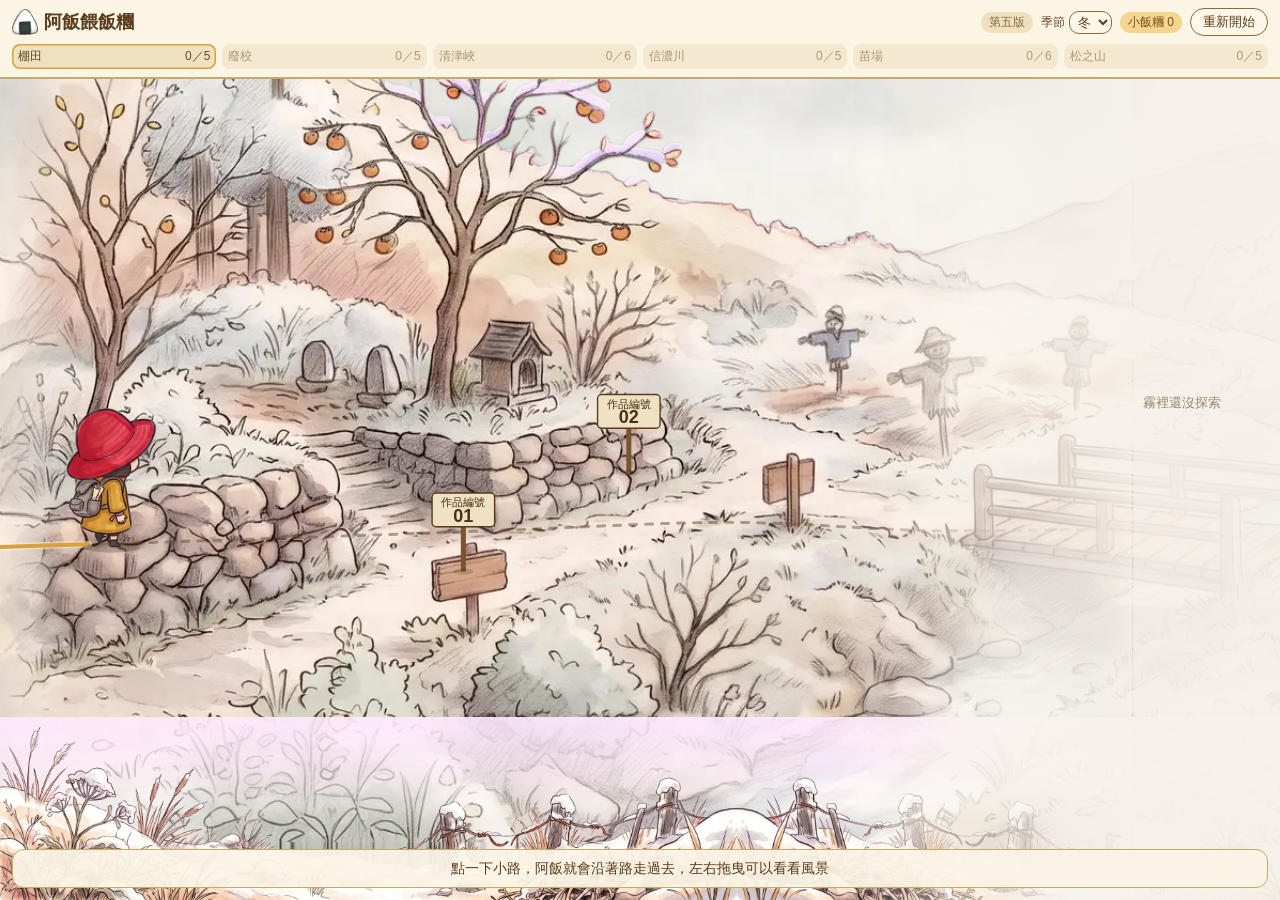
<file: index.html>
<!DOCTYPE html>
<html lang="zh-Hant-TW">
<head>
<meta charset="UTF-8">
<meta name="viewport" content="width=device-width, initial-scale=1.0, viewport-fit=cover">
<meta name="robots" content="noindex, nofollow">
<title>阿飯餵飯糰，散步地圖</title>
<link rel="icon" href="sprites/onigiri.png" type="image/png">
<link rel="stylesheet" href="style.css">
</head>
<body>
<div id="app" class="app">
  <header class="hud">
    <div class="hud-row">
      <h1 class="title"><img src="sprites/onigiri.png" alt="">阿飯餵飯糰</h1>
      <span class="ver">第五版</span>
      <label class="season-pick">季節 <select id="season" aria-label="季節"><option value="spring">春</option><option value="summer">夏</option><option value="autumn">秋</option><option value="winter">冬</option></select></label>
      <span id="bonus" class="bonus" title="點小物每天各拿一次">小飯糰 0</span>
      <button id="reset" class="btn" type="button">重新開始</button>
    </div>
    <div id="stages" class="stages" aria-label="關卡進度"></div>
  </header>
  <main id="stage" class="stage">
    <canvas id="scene" aria-label="散步地圖，點路面讓阿飯走過去，拖曳可捲動"></canvas>
    <p id="toast" class="toast" aria-live="polite">點一下小路，阿飯就會沿著路走過去，左右拖曳可以看看風景</p>
  </main>

  <div id="harvest" class="overlay" role="dialog" aria-modal="true" aria-label="接稻穗小遊戲" hidden>
    <div class="h-hud">
      <span id="h-label">作品編號 01</span>
      <span id="h-timer">剩餘 10 秒</span>
      <span id="h-score">已收 0 束</span>
      <button id="h-skip" class="btn" type="button">跳過</button>
    </div>
    <p id="h-hint" class="h-hint">左右拖曳阿飯接住稻穗，金色稻穗加三束還能做成黃金飯糰</p>
    <div id="h-field" class="h-field">
      <div id="h-items"></div>
      <div id="h-birds"></div>
      <div id="h-afan" class="h-afan"><img id="h-afan-img" src="v5/afan/afan_walk/walk_01.webp" alt="阿飯" draggable="false"></div>
    </div>
    <div id="h-result" class="h-result" hidden></div>
  </div>

  <div id="mini" class="overlay" role="dialog" aria-modal="true" aria-label="立牌小互動" hidden>
    <div class="h-hud">
      <span id="m-label">作品編號 01</span>
      <span id="m-title">翻翻立牌</span>
      <button id="m-skip" class="btn" type="button">跳過</button>
    </div>
    <p id="m-hint" class="h-hint"></p>
    <div id="m-play" class="m-play"></div>
    <div id="m-result" class="h-result" hidden></div>
  </div>

  <div id="big" class="overlay" role="dialog" aria-modal="true" aria-label="關主大互動" hidden>
    <div class="h-hud">
      <span id="b-label">作品編號 01</span>
      <span id="b-title"></span>
      <button id="b-skip" class="btn" type="button">跳過</button>
    </div>
    <p id="b-hint" class="h-hint"></p>
    <div id="b-play" class="b-play"></div>
    <div id="b-result" class="h-result" hidden></div>
  </div>

  <div id="card" class="overlay card-wrap" role="dialog" aria-modal="true" aria-label="散步卡" hidden>
    <div class="card">
      <img src="sprites/rice_golden.png" alt="" class="card-rice">
      <h2>散步卡</h2>
      <p class="card-sub">阿飯走完了棚田，廢校與山村，清津峽，信濃川，苗場，松之山六段小路</p>
      <ul id="card-list" class="card-list"></ul>
      <p id="card-date" class="card-date"></p>
      <button id="card-close" class="btn btn-gold" type="button">收下散步卡</button>
    </div>
  </div>
</div>
<script src="app.js"></script>
</body>
</html>
</file>
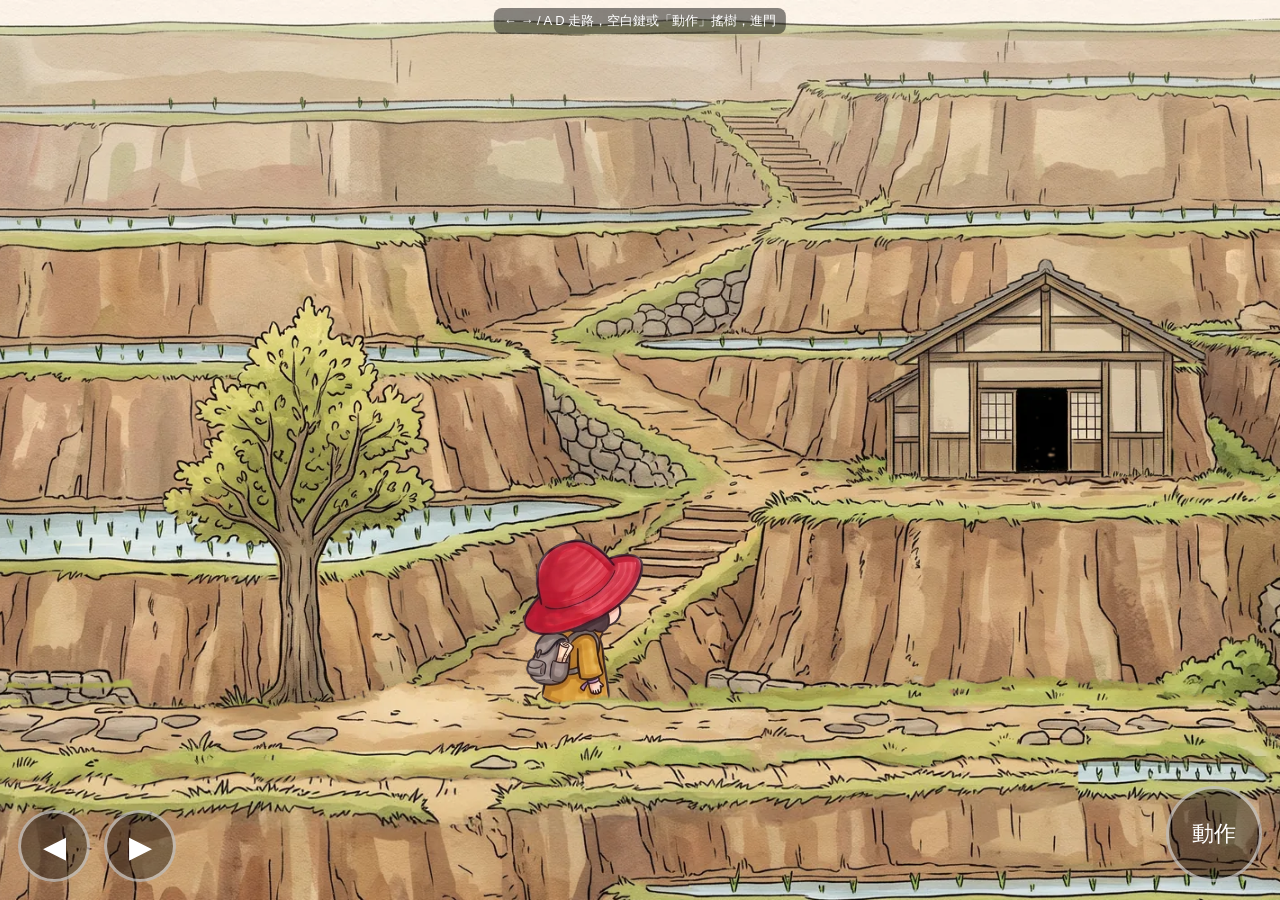
<file: demo-terrace/index.html>
<!doctype html><html lang="zh-Hant"><head><meta charset="utf-8">
<meta name="viewport" content="width=device-width,initial-scale=1,maximum-scale=1,user-scalable=no">
<title>阿飯餵飯糰｜棚田測試</title>
<style>html,body{margin:0;height:100%;background:#2b2a22;overflow:hidden;touch-action:none;font-family:"Noto Sans TC",sans-serif}
#game{position:fixed;inset:0}
.btn{position:fixed;bottom:18px;width:72px;height:72px;border-radius:50%;border:3px solid #fff8;background:#0006;color:#fff;font-size:30px;user-select:none;-webkit-user-select:none;z-index:5}
#L{left:18px}#R{left:104px}#A{right:18px;width:96px;height:96px;font-size:22px}
#hint{position:fixed;top:8px;left:50%;transform:translateX(-50%);color:#fff;background:#0007;padding:4px 10px;border-radius:8px;font-size:13px;z-index:5}</style>
</head><body><div id="game"></div>
<div id="hint">← → / A D 走路，空白鍵或「動作」搖樹，進門</div>
<button class="btn" id="L">◀</button><button class="btn" id="R">▶</button><button class="btn" id="A">動作</button>
<script src="../proto-phaser/phaser.min.js"></script><script src="demo.js"></script></body></html>
</file>
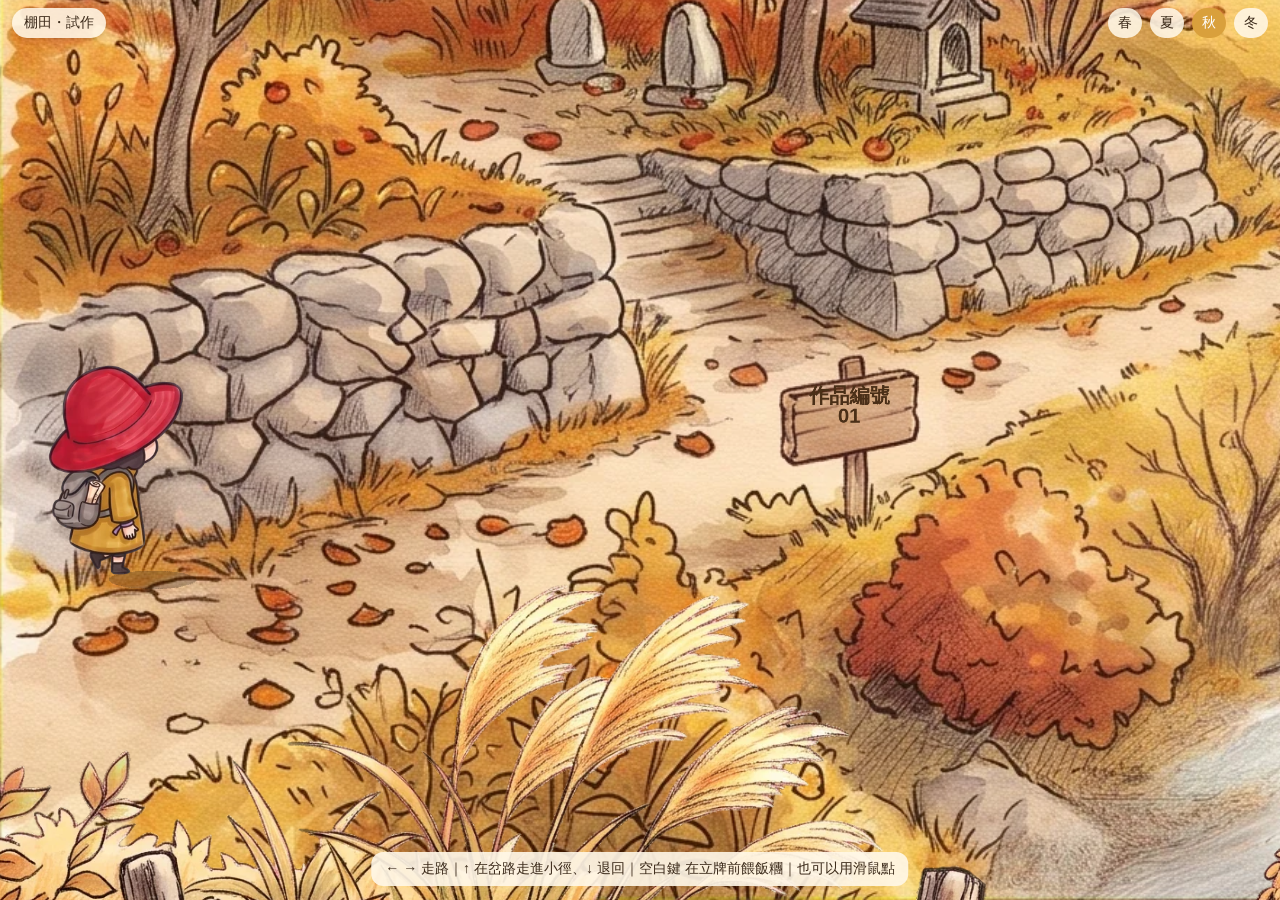
<file: proto-phaser/index.html>
<!doctype html>
<html lang="zh-Hant"><head><meta charset="utf-8">
<meta name="viewport" content="width=device-width,initial-scale=1,viewport-fit=cover,user-scalable=no">
<title>阿飯餵飯糰・棚田（Phaser 試作）</title>
<style>
html,body{margin:0;height:100%;background:#1d1b19;overflow:hidden;touch-action:none;-webkit-user-select:none;user-select:none;font-family:"Noto Sans TC","PingFang TC",sans-serif}
#game{position:fixed;inset:0}
#game canvas{width:100%!important;height:100%!important;display:block}
#hud{position:fixed;left:0;right:0;top:0;display:flex;gap:8px;align-items:center;padding:calc(env(safe-area-inset-top) + 8px) 12px 8px;color:#3b2a1a;pointer-events:none;z-index:5}
#hud .t{background:rgba(255,248,232,.88);border-radius:999px;padding:6px 12px;font-size:14px;box-shadow:0 1px 4px rgba(0,0,0,.15)}
#hud button{pointer-events:auto;border:0;border-radius:999px;padding:6px 10px;background:rgba(255,248,232,.88);font-size:14px;color:#3b2a1a}
#hud button.on{background:#D9A03C;color:#fff}
#tip{position:fixed;left:50%;bottom:calc(env(safe-area-inset-bottom) + 14px);transform:translateX(-50%);background:rgba(255,248,232,.9);color:#3b2a1a;border-radius:12px;padding:8px 14px;font-size:14px;z-index:5;pointer-events:none;text-align:center;max-width:90vw}
#toast{position:fixed;left:50%;top:22%;transform:translateX(-50%);background:rgba(59,42,26,.9);color:#fff;border-radius:12px;padding:10px 16px;font-size:15px;z-index:6;opacity:0;transition:opacity .25s;pointer-events:none}
#toast.show{opacity:1}
</style></head><body>
<div id="game"></div>
<div id="hud"><span class="t">棚田・試作</span><span style="flex:1"></span>
<button data-s="spring">春</button><button data-s="summer">夏</button><button data-s="autumn" class="on">秋</button><button data-s="winter">冬</button></div>
<div id="tip"></div><div id="toast"></div>
<script src="phaser.min.js"></script>
<script src="game.js"></script>
</body></html>
</file>
<file: style.css>
*{box-sizing:border-box;margin:0;padding:0}
html,body{height:100%;background:#2b2118;overflow:hidden;font-family:"PingFang TC","Noto Sans TC","Microsoft JhengHei",sans-serif;-webkit-tap-highlight-color:transparent}
.app{position:relative;height:100%;max-width:1400px;margin:0 auto;display:flex;flex-direction:column;background:#f3ead8}
.hud{flex:none;padding:8px 12px 8px;background:#fbf5e6;border-bottom:2px solid #c9a96a;z-index:5}
.hud-row{display:flex;align-items:center;gap:8px}
.title{font-size:18px;color:#5a3b1c;display:flex;align-items:center;gap:6px;flex:1}
.title img{width:26px;height:26px}
.ver{font-size:12px;color:#8a6a3c;background:#efe1bf;border-radius:10px;padding:2px 8px}
.bonus{font-size:12px;color:#7a4e12;background:#f6d58e;border-radius:10px;padding:2px 8px}
.btn{font:inherit;font-size:13px;border:1.5px solid #8a6a3c;background:#fff8e8;color:#5a3b1c;border-radius:14px;padding:4px 12px;cursor:pointer}
.btn-gold{background:#D9A03C;color:#fff;border-color:#a8741f;font-size:16px;padding:8px 22px}
.stages{display:flex;gap:6px;margin-top:8px}
.st{flex:1;background:#efe1bf;border-radius:8px;padding:4px 6px;font-size:12px;color:#6b4a24;position:relative;overflow:hidden;transition:background .4s}
.st .bar{position:absolute;left:0;bottom:0;height:4px;background:#D9A03C;transition:width .6s}
.st .row{display:flex;justify-content:space-between;align-items:center;position:relative}
.st.locked{opacity:.55}
.st.current{box-shadow:inset 0 0 0 1.5px #D9A03C}
.st.done{background:#f6d58e}
.stage{position:relative;flex:1;min-height:0;overflow:hidden;touch-action:none}
#scene{display:block;width:100%;height:100%;cursor:grab}
#scene.dragging{cursor:grabbing}
.toast{position:absolute;left:12px;right:12px;bottom:12px;background:rgba(251,245,230,.94);color:#5a3b1c;font-size:14px;line-height:1.5;padding:8px 12px;border-radius:12px;border:1.5px solid #c9a96a;pointer-events:none;text-align:center;transition:opacity .3s}
.overlay{position:absolute;inset:0;z-index:20;background:rgba(40,28,14,.55);display:flex;flex-direction:column}
.overlay[hidden]{display:none}
#harvest{background:linear-gradient(#fdf3d6,#f2d58e);touch-action:none;overscroll-behavior:none}
.h-hud{display:flex;gap:10px;align-items:center;padding:12px;font-size:14px;color:#5a3b1c;flex-wrap:wrap}
.h-hud span{background:#fff8e8;border-radius:10px;padding:3px 8px}
.h-hud .btn{margin-left:auto}
.h-hint{font-size:13px;color:#6b4a24;padding:0 14px 6px}
.h-field{position:relative;flex:1;overflow:hidden;margin:0 24px}
#h-items{position:absolute;inset:0;pointer-events:none}
#h-items img{position:absolute;width:42px;height:auto;will-change:transform}
.h-afan{position:absolute;bottom:8px;left:50%;width:84px;margin-left:-42px;touch-action:none;cursor:grab}
.h-afan img{width:100%;display:block;pointer-events:none}
.h-result{position:absolute;left:20px;right:20px;top:40%;background:#fff8e8;border:2px solid #D9A03C;border-radius:14px;padding:16px;text-align:center;font-size:18px;color:#5a3b1c}
.card-wrap{align-items:center;justify-content:center}
.card{width:min(320px,86%);background:#fffaf0;border:3px solid #D9A03C;border-radius:18px;padding:20px;text-align:center;color:#5a3b1c;box-shadow:0 10px 30px rgba(0,0,0,.3);animation:pop .5s ease-out}
.card-rice{width:70px}
.card h2{font-size:24px;margin:6px 0}
.card-sub{font-size:13px;margin-bottom:10px}
.card-list{list-style:none;font-size:14px;line-height:1.8;margin-bottom:8px}
.card-date{font-size:12px;color:#8a6a3c;margin-bottom:12px}
@keyframes pop{from{transform:scale(.6);opacity:0}to{transform:scale(1);opacity:1}}
@media (prefers-reduced-motion:reduce){.card{animation:none}}

#h-birds{position:absolute;inset:0;pointer-events:none}
#h-birds img{position:absolute;left:0;top:0;width:54px;height:auto;will-change:transform}
.h-afan.hit img{filter:drop-shadow(0 0 6px #c0392b)}
#mini{background:linear-gradient(#fdf3d6,#efd9a4)}
.m-play{position:relative;flex:1;margin:0 16px 20px;display:flex;align-items:center;justify-content:center;flex-direction:column;gap:14px;touch-action:none}
.sign{display:inline-block;background:#e9cf98;border:2px solid #6b4a24;border-radius:6px;padding:4px 10px;font-size:14px;color:#4a2f14;font-weight:bold}
.flip{width:230px;height:290px;border:0;background:none;perspective:900px;cursor:pointer;font:inherit}
.flip .face{position:absolute;inset:0;border-radius:14px;border:3px solid #6b4a24;display:flex;flex-direction:column;align-items:center;justify-content:center;gap:8px;backface-visibility:hidden;transition:transform .7s;color:#4a2f14}
.flip .front{background:repeating-linear-gradient(90deg,#d8b47a 0 22px,#cfa96c 22px 24px)}
.flip .front b{font-size:18px}.flip .front em{font-style:normal;font-size:56px;font-weight:bold}
.flip .back{background:#fffaf0;transform:rotateY(180deg)}
.flip .back .ph{width:180px;height:180px;border:2px dashed #b08a4f;border-radius:8px;display:flex;align-items:center;justify-content:center;font-size:15px;color:#8a6a3c;text-align:center;padding:10px;background:#f6ecd5}
.flip.on .front{transform:rotateY(-180deg)}.flip.on .back{transform:rotateY(0)}
.m-hat{justify-content:flex-end}
.scare{display:flex;flex-direction:column;align-items:center;gap:6px}
.scare img{height:300px;pointer-events:none}
.hat{position:absolute;left:24px;top:20px;width:120px;cursor:grab;touch-action:none;filter:drop-shadow(0 4px 4px rgba(0,0,0,.25))}
.hat.on{transition:all .25s;cursor:default;filter:none}
.bushes{display:flex;gap:10px;align-items:flex-end}
.bush{position:relative;width:96px;height:130px;border:0;background:rgba(255,250,236,.4);border-radius:50% 50% 12px 12px;cursor:pointer;display:flex;align-items:flex-end;justify-content:center}
.bush img{width:40px;margin:0 -10px;transform-origin:bottom center;animation:rustle 1.1s ease-in-out infinite}
.bush img:nth-child(2){animation-delay:.2s;width:46px}.bush img:nth-child(3){animation-delay:.4s}
.bush.miss{opacity:.45}.bush.miss img,.bush.found img{animation:none}
.bush .bird{position:absolute;width:84px;left:6px;top:-40px;margin:0;animation:pop .4s ease-out}
@keyframes rustle{0%,100%{transform:rotate(-4deg)}50%{transform:rotate(5deg)}}
.post{border:0;background:none;display:flex;flex-direction:column;align-items:center;cursor:pointer;font:inherit}
.post .wood{width:34px;height:220px;background:linear-gradient(90deg,#6e4826,#94653a 45%,#6e4826);border:2px solid #4a311a;border-radius:4px}
.post.shake{animation:shake .25s}
@keyframes shake{25%{transform:rotate(-3deg)}75%{transform:rotate(3deg)}}
.drop{position:absolute;top:0;width:60px;transition:transform .6s cubic-bezier(.5,0,1,1)}
.drop.fall{transform:translateY(300px)}
.count{font-size:15px;color:#5a3b1c}
@media (prefers-reduced-motion:reduce){.bush img{animation:none}.flip .face,.drop{transition:none}}
#m-result{top:auto;bottom:24px}

/* 第五版 */
.season-pick{font-size:12px;color:#6b4a24;display:flex;align-items:center;gap:4px}
.season-pick select{font:inherit;font-size:13px;border:1.5px solid #8a6a3c;border-radius:10px;background:#fff8e8;color:#5a3b1c;padding:2px 4px}
.stages{overflow-x:auto;scrollbar-width:none}.stages::-webkit-scrollbar{display:none}
.st{min-width:64px}
.card-list{max-height:42vh;overflow-y:auto;text-align:left;font-size:13px}
@media (max-width:520px){.title{font-size:15px}.ver{display:none}.hud-row{gap:5px}.btn{padding:4px 8px}}
#big{background:linear-gradient(#eef4f6,#dfe9e4)}
.b-play,.m-play{position:relative;flex:1;margin:0 16px 20px;touch-action:none;overflow:hidden;border-radius:14px}
.oni{width:48px;height:48px}
.shake{animation:shake .25s}
.win .oni{animation:pop .5s ease-out}
/* 共用場景框 */
.field,.branch,.sky,.bank,.river,.meadow,.eave,.slope,.board{position:relative;width:min(420px,92%);height:min(300px,52vh);border-radius:14px;overflow:hidden}
.field{background:linear-gradient(#f6ecd0,#d9c78d)}
.sp{position:absolute;border:0;background:none;width:70px;cursor:pointer;transition:transform .8s ease-in,opacity .8s}
.sp img,.fruit img,.leaf img{width:100%}
.sp.gone{transform:translate(160px,-220px);opacity:0}
.branch{background:linear-gradient(#f4e6c8,#e8d3a0)}
.branch::before{content:"";position:absolute;left:5%;right:5%;top:14%;height:10px;background:#6e4826;border-radius:5px;transform:rotate(-3deg)}
.fruit{position:absolute;border:0;background:none;width:48px;cursor:pointer;transition:transform .7s cubic-bezier(.5,0,1,1),opacity .2s .7s}
.fruit.gone{transform:translateY(180px);opacity:0}
.basket{position:absolute;left:50%;bottom:8px;transform:translateX(-50%);width:110px;height:56px;background:repeating-linear-gradient(90deg,#b8864a 0 8px,#9c6d38 8px 10px);border-radius:0 0 40px 40px;display:flex;justify-content:center;align-items:flex-start}
.basket .oni{opacity:0;margin-top:-30px}.win .basket .oni{opacity:1}
.board{display:flex;align-items:center;justify-content:center;background:#f3ead8}
.board img{width:100%;pointer-events:none}
.board::after{content:"";position:absolute;left:50%;top:50%;width:70px;height:70px;transform:translate(-50%,-50%);background:url(sprites/onigiri.png) center/contain no-repeat;z-index:0}
#m-chalk{position:absolute;left:10%;top:12%;width:80%;height:70%;border-radius:6px;z-index:1;transition:opacity .6s;touch-action:none}
#m-chalk.gone{opacity:0}
.desk{position:relative;border:0;background:none;width:min(340px,86%);cursor:pointer}
.desk img{width:100%}.desk .oni{position:absolute;left:50%;top:-10px;transform:translateX(-50%) scale(0);transition:transform .4s}
.win .desk .oni{transform:translate(-50%,-60px) scale(1)}
.sky{background:linear-gradient(#e6eff0,#cfe0d6)}
.leaf{position:absolute;top:-30px;width:64px;border:0;background:none;cursor:pointer;animation:leaffall 6s linear infinite}
.leaf.gone{animation-play-state:paused;opacity:.0;transition:opacity .3s}
@keyframes leaffall{0%{transform:translate(0,0) rotate(0)}50%{transform:translate(30px,200px) rotate(160deg)}100%{transform:translate(-10px,420px) rotate(320deg)}}
.bank{background:linear-gradient(#e7eee8 55%,#9db7b8 55%);display:flex;align-items:flex-end;justify-content:center}
.stone{position:relative;border:0;background:none;width:220px;margin-bottom:30px;cursor:pointer;transition:transform .6s;transform-origin:right bottom}
.stone img,.heron img,.boat img,.sled img,.bud img{width:100%}
.win .stone{transform:rotate(-70deg) translateY(-30px)}
.crab{position:absolute;bottom:40px;width:90px;opacity:0;transition:opacity .4s .4s,transform .6s .4s}
.win .crab{opacity:1;transform:translateX(-90px)}
.heron{position:relative;border:0;background:none;width:220px;cursor:pointer;transition:transform 1.2s ease-in,opacity 1.2s}
.win .heron{transform:translate(200px,-260px);opacity:0}
.bank .oni{position:absolute;bottom:40px}
.river{background:linear-gradient(#e9f0ea 30%,#a9c7cc 30%)}
.shore{position:absolute;right:0;top:0;bottom:0;width:22%;background:#d9c78d;display:flex;align-items:center;justify-content:center}
.boat{position:absolute;left:6%;top:48%;width:150px;border:0;background:none;cursor:pointer;transition:left .5s}
.boat[data-k="1"]{left:22%}.boat[data-k="2"]{left:38%}.boat[data-k="3"]{left:52%}
.meadow{background:linear-gradient(#eef3e6,#cfe0a8);display:flex;align-items:flex-end;justify-content:center}
.flower{height:170px;margin-bottom:10px;pointer-events:none}
.bfly{position:absolute;left:12px;top:12px;width:110px;cursor:grab;touch-action:none;animation:flap .5s ease-in-out infinite}
.bfly.land{animation:none}
@keyframes flap{50%{transform:scaleX(.8)}}
.bud{border:0;background:none;width:120px;margin-bottom:10px;cursor:pointer;transform:scale(.55);transform-origin:bottom center;transition:transform .4s;filter:saturate(.4)}
.bud[data-k="1"]{transform:scale(.7)}.bud[data-k="2"]{transform:scale(.85)}.win .bud{transform:scale(1);filter:none}
.eave{background:linear-gradient(#eef1f4,#dfe6ec)}
.roof{position:absolute;left:0;right:0;top:0;height:46px;border:0;background:linear-gradient(#7a5a3c,#5a3e26);cursor:pointer}
.roof.shake{animation:shake .25s}
.ice{position:absolute;top:40px;width:34px;transition:transform .8s cubic-bezier(.5,0,1,1),opacity .3s .8s}
.win .ice{transform:translateY(300px);opacity:0}
.slope{background:linear-gradient(160deg,#fbfdff 40%,#dfe8ef)}
.sled{position:absolute;left:4%;top:12%;width:140px;border:0;background:none;cursor:pointer;transition:transform 1.2s ease-in}
.win .sled{transform:translate(220px,170px) rotate(18deg)}
.slope .oni{position:absolute;right:8%;bottom:10%}
/* 大互動 */
.b-play{display:flex;align-items:center;justify-content:center;flex-direction:column;gap:10px}
.belltime{display:flex;gap:16px;font-size:16px;color:#4a2f14;font-weight:bold}
.bell{border:0;background:none;width:min(170px,40vw);cursor:pointer;transform-origin:top center}
.bell img{width:100%}
.bell.ring{animation:ring .35s}
@keyframes ring{25%{transform:rotate(-12deg)}75%{transform:rotate(12deg)}}
.zoo{position:relative;width:100%;height:90px}
.zoo img{position:absolute;bottom:0;width:70px;animation:pop .4s ease-out}
.water{position:relative;width:min(440px,94%);height:min(320px,55vh);border-radius:14px;background:linear-gradient(#e6efe9 25%,#8fb4bb 25%,#6e98a3)}
.float{position:absolute;left:50%;top:42%;width:80px;border:0;background:none;transform:translateX(-50%);cursor:pointer;animation:bob 1.6s ease-in-out infinite}
.float img{width:100%}
.float.sink{animation:none;transform:translate(-50%,26px)}
@keyframes bob{50%{transform:translate(-50%,6px)}}
.ripple{position:absolute;left:50%;top:62%;width:140px;height:24px;margin-left:-70px;border:2px solid rgba(255,255,255,.6);border-radius:50%;animation:rip 2s ease-out infinite;pointer-events:none}
@keyframes rip{from{transform:scale(.5);opacity:1}to{transform:scale(1.4);opacity:0}}
.fish{position:absolute;left:50%;top:22%;width:70px;height:30px;margin-left:-35px;background:#c6a46a;border-radius:50% 40% 40% 50%;opacity:0;transition:all .4s}
.fish::after{content:"";position:absolute;right:-16px;top:5px;border:10px solid transparent;border-left:16px solid #c6a46a}
.fish.show{opacity:1;transform:translateY(-30px)}
.round{position:absolute;left:10px;top:8px;font-size:14px;color:#4a2f14;font-weight:bold}
.snowfield{position:relative;width:min(440px,94%);height:min(320px,55vh);border-radius:14px;background:linear-gradient(#f4f7fa,#dde6ee)}
.ball,.body{position:absolute;border-radius:50%;background:radial-gradient(circle at 35% 30%,#fff,#e3eaf1 70%,#c9d4df);box-shadow:0 4px 6px rgba(60,80,100,.25)}
.ball{left:20px;top:20px;cursor:grab;touch-action:none}
.body{left:50%;bottom:20px;transform:translateX(-50%);display:none}.body.on{display:block}
.man{position:absolute;left:50%;bottom:10px;height:85%;transform:translateX(-50%);animation:pop .5s ease-out}
.man[hidden]{display:none}
@media (prefers-reduced-motion:reduce){.leaf,.float,.ripple,.bfly{animation:none}.leaf{top:20%}}
.st .row{white-space:nowrap;gap:4px}
</file>
